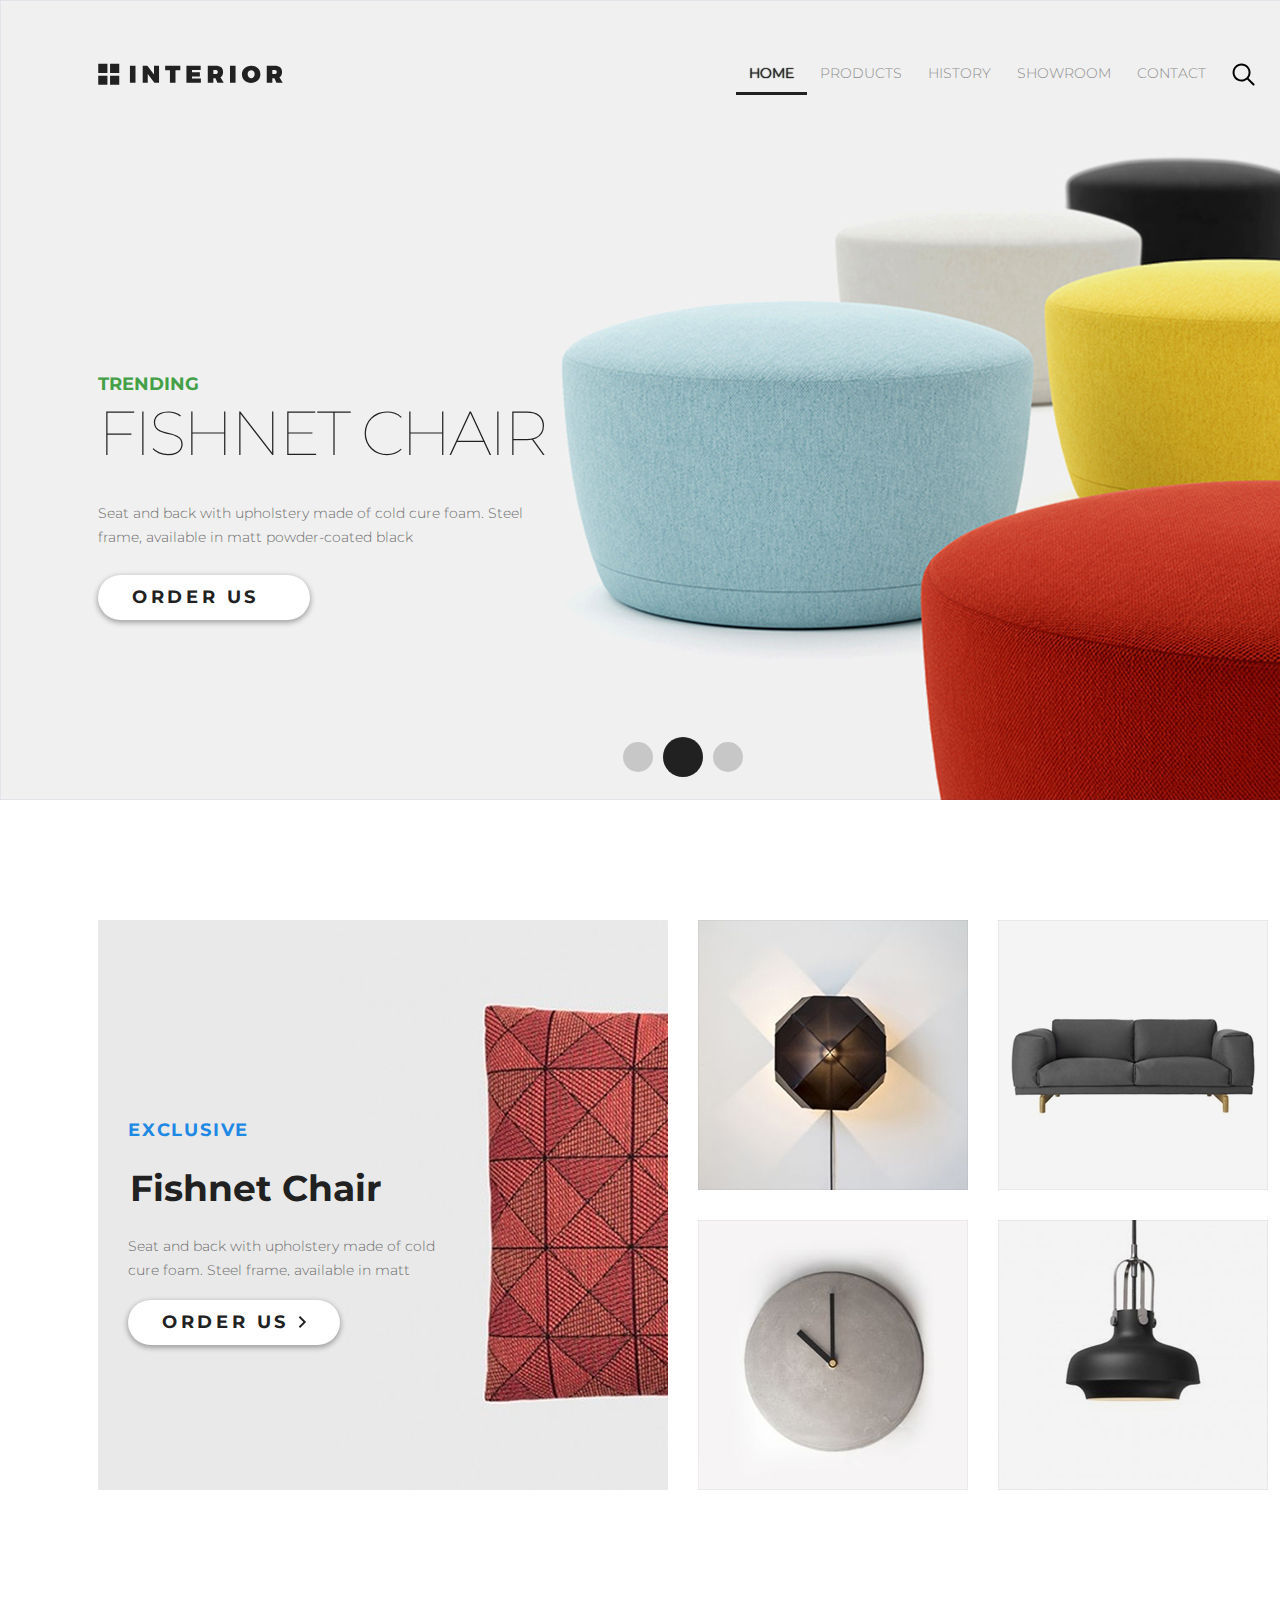
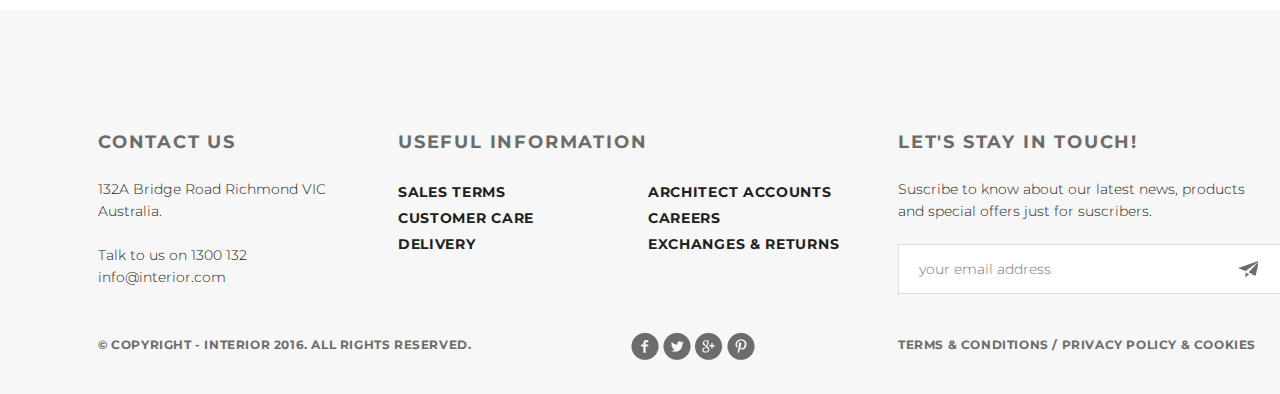
<file: index.html>
<!DOCTYPE html>
<html lang="en">

<head>
    <meta charset="UTF-8">
    <link rel="stylesheet" href="style.css">
    <link href="https://fonts.googleapis.com/css?family=Montserrat:100,300,400,500,600,700&display=swap" rel="stylesheet">
    <link type="image/x-icon" rel="shortcut icon" href="favicon.ico">
    <title>INTERIOR</title>
</head>

<body>
    <div class="container">
        <div class="slider padding-site">
            <div class="header clearfix">
                <a href="index.html"><img src="img/logo.svg" alt="logo"></a>
                <ul class="menu clearfix">
                    <li class="menu-list"><a href="index.html" class="menu-link menu-link-active">HOME</a></li>
                    <li class="menu-list"><a href="products.html" class="menu-link">PRODUCTS</a></li>
                    <li class="menu-list"><a href="history.html" class="menu-link">HISTORY</a></li>
                    <li class="menu-list"><a href="showroom.html" class="menu-link">SHOWROOM</a></li>
                    <li class="menu-list"><a href="contact.html" class="menu-link">CONTACT</a></li>
                    <li class="menu-list"><a href="#" class="menu-link"><img src="img/search.svg" alt="search"></a></li>
                </ul>
            </div>
            <div class="slider-text">
                <p class="slider-trending">TRENDING</p>
                <h2 class="slider-h2">Fishnet Chair</h2>
                <p class="slider-content">Seat and back with upholstery made of cold cure foam. Steel frame, available in matt powder-coated black</p>
                <a href="#" class="button">Order Us <img src="img/arrow.png" alt="arrow" class="arrow"></a>
            </div>
            <div class="pagination">
                <a href="#" class="circle"></a><a href="#" class="circle circle-acive"></a><a href="#" class="circle"></a>
            </div>
        </div>

        <div class="exclusive-product padding-site">
            <a href="#" class="product-lg-href">
                <div class="product-lg">
                    <div class="promo-content-3">
                        <p class="promo-product-exclusive">exclusive</p>
                        <h2 class="promo-product-h2">Fishnet Chair</h2>
                        <p class="promo-product-content">Seat and back with upholstery made of cold cure foam. Steel frame, available in matt
                            powder-coated black
                            or highly polished chrome.</p>
                        <div class="promo-product-button button">Order Us <img src="img/arrow.png" alt="arrow"></div>
                    </div>
                </div>
            </a>
            <div class="product-sm">
                <a href="#" class="product-sm-href"><img src="img/product-2-sm.jpg" alt=""></a>
            </div>
            <div class="product-sm last-in-row">
                <a href="#" class="product-sm-href last-in-row"><img src="img/product-3-sm.jpg" alt=""></a>
            </div>
            <div class="product-sm">
                <a href="#" class="product-sm-href"><img src="img/product-4-sm.jpg" alt=""></a>
            </div>
            <div class="product-sm last-in-row">
                <a href="#" class="product-sm-href last-in-row"><img src="img/product-5-sm.jpg" alt=""></a>
            </div>
        </div>

        <div class="footer-back padding-site">
            <div class="footer-info clearfix">
                <div class="col1">
                    <h2 class="footer-h2">Contact Us</h2>
                    <p class="p-light">
                        132A Bridge Road Richmond VIC<br> Australia.<br><br>
                        Talk to us on 1300 132 <br>
                        info@interior.com
                    </p>
                </div>
                <div class="col2">
                    <h2 class="footer-h2">Useful Information</h2>
                    <p class="p-bold-tab">
                        Sales terms<br>
                        Customer care<br>
                        Delivery
                    </p>
                    <p class="p-bold-tab">
                        Architect accounts<br>
                        Careers<br>
                        Exchanges &amp; returns
                    </p>
                </div>
                <div class="col3">
                    <h2 class="footer-h2">Let&#39;s Stay in Touch!</h2>
                    <p class="p-light">
                        Suscribe to know about our latest news, products and special offers just for suscribers.<br><br>
                    </p>
                    <input type="text" placeholder="your email address">
                    <input type="submit">
                </div>
            </div>
            <div class="copy-social-links-terms">
                <div class="copy">&copy; Copyright - INTERIOR 2016. All Rights Reserved.</div>
                <div class="terms">
                    Terms &amp; Conditions / Privacy policy &amp; Cookies
                </div>
                <div class="social-links">
                    <a href="#"><img src="img/facebook.png" alt=""></a>
                    <a href="#"><img src="img/twitter.png" alt=""></a>
                    <a href="#"><img src="img/google.png" alt=""></a>
                    <a href="#"><img src="img/pin.png" alt=""></a>
                </div>
            </div>
        </div>
    </div>
</body>

</html>
</file>
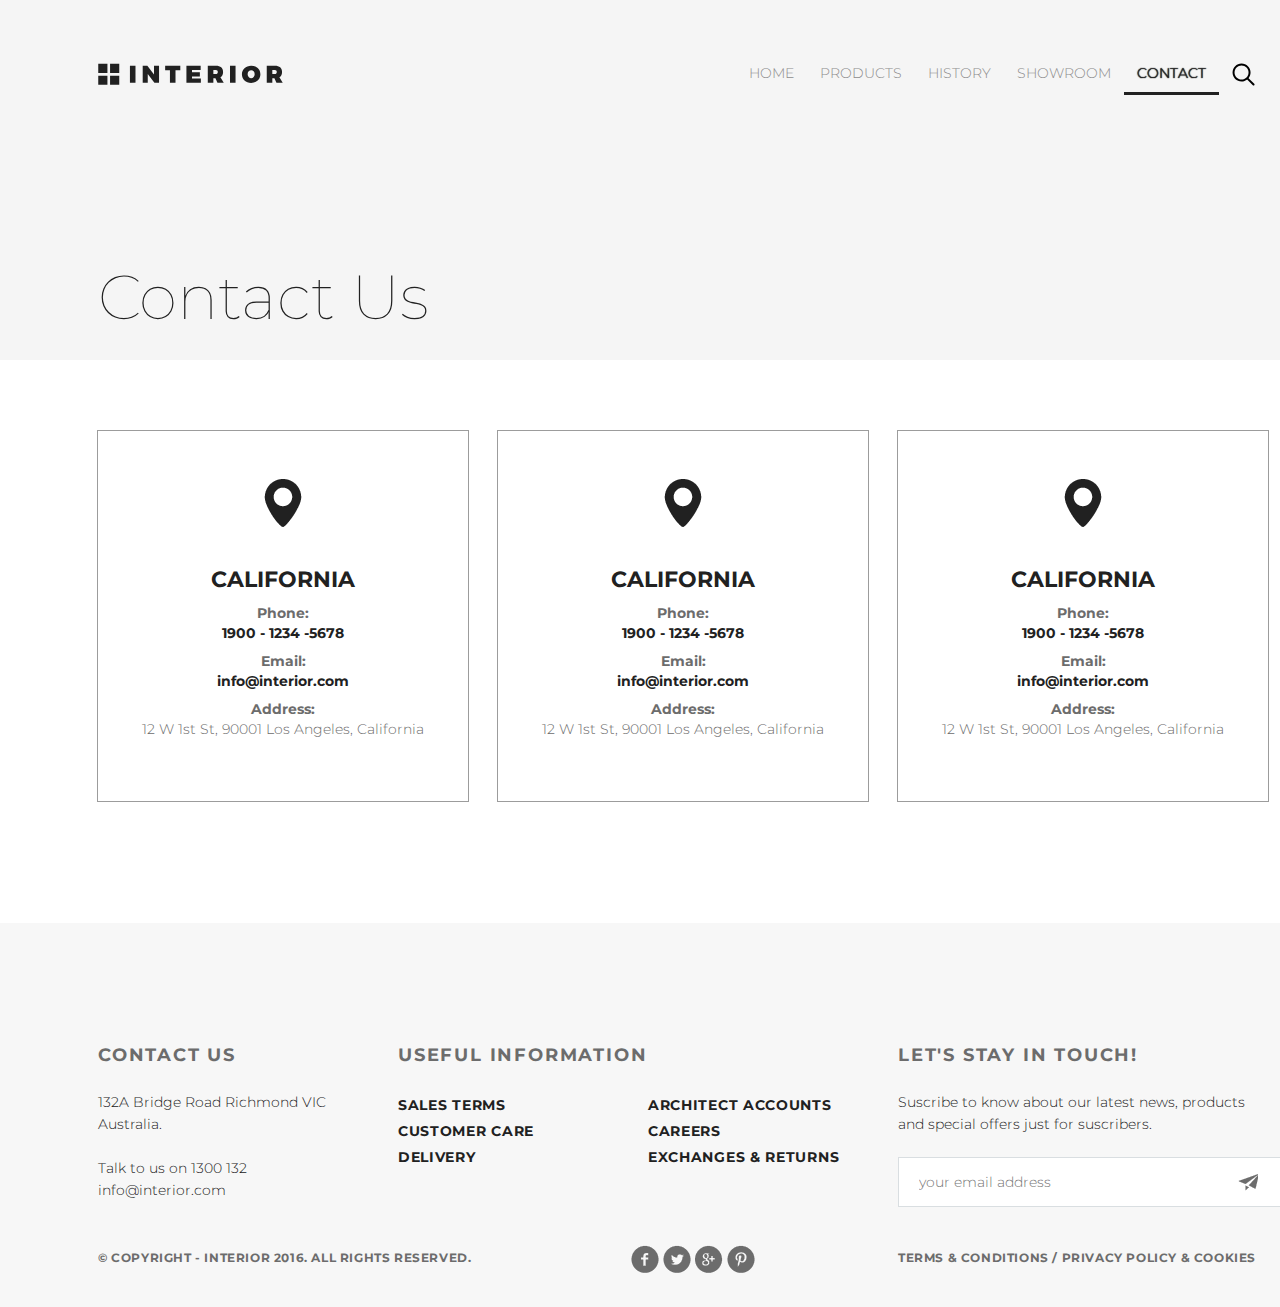
<file: contact.html>
<!DOCTYPE html>
<html lang="en">

<head>
    <meta charset="UTF-8">
    <link rel="stylesheet" href="style.css">
    <link href="https://fonts.googleapis.com/css?family=Montserrat:100,300,400,500,600,700&display=swap" rel="stylesheet">
    <link type="image/x-icon" rel="shortcut icon" href="favicon.ico">
    <title>INTERIOR</title>
</head>

<body>
    <div class="container">
        <div class="without-slider padding-site">
            <div class="header clearfix">
                <a href="index.html"><img src="img/logo.svg" alt="logo"></a>
                <ul class="menu clearfix">
                    <li class="menu-list"><a href="index.html" class="menu-link">HOME</a></li>
                    <li class="menu-list"><a href="products.html" class="menu-link">PRODUCTS</a></li>
                    <li class="menu-list"><a href="history.html" class="menu-link">HISTORY</a></li>
                    <li class="menu-list"><a href="showroom.html" class="menu-link">SHOWROOM</a></li>
                    <li class="menu-list"><a href="contact.html" class="menu-link menu-link-active">CONTACT</a></li>
                    <li class="menu-list"><a href="#" class="menu-link"><img src="img/search.svg" alt="search"></a></li>
                </ul>
            </div>
            <div class="header-text">Contact Us</div>
        </div>

        <div class="location padding-site clearfix">
            <div class="location-1">
                <img src="img/location.png" alt="">
                <h3>California</h3>
                <p class="location-p-head">Phone:</p>
                <p class="location-p-info">1900 - 1234 -5678</p>
                <p class="location-p-head">Email:</p>
                <p class="location-p-info">info@interior.com</p>
                <p class="location-p-head">Address:</p>
                <p class="location-p-light">12 W 1st St, 90001 Los Angeles, California</p>
            </div>
            <div class="location-2">
                <img src="img/location.png" alt="">
                <h3>California</h3>
                <p class="location-p-head">Phone:</p>
                <p class="location-p-info">1900 - 1234 -5678</p>
                <p class="location-p-head">Email:</p>
                <p class="location-p-info">info@interior.com</p>
                <p class="location-p-head">Address:</p>
                <p class="location-p-light">12 W 1st St, 90001 Los Angeles, California</p>
            </div>
            <div class="location-3">
                <img src="img/location.png" alt="">
                <h3>California</h3>
                <p class="location-p-head">Phone:</p>
                <p class="location-p-info">1900 - 1234 -5678</p>
                <p class="location-p-head">Email:</p>
                <p class="location-p-info">info@interior.com</p>
                <p class="location-p-head">Address:</p>
                <p class="location-p-light">12 W 1st St, 90001 Los Angeles, California</p>
            </div>
        </div>

        <div class="footer-back padding-site">
            <div class="footer-info clearfix">
                <div class="col1">
                    <h2 class="footer-h2">Contact Us</h2>
                    <p class="p-light">
                        132A Bridge Road Richmond VIC<br> Australia.<br><br>
                        Talk to us on 1300 132 <br>
                        info@interior.com
                    </p>
                </div>
                <div class="col2">
                    <h2 class="footer-h2">Useful Information</h2>
                    <p class="p-bold-tab">
                        Sales terms<br>
                        Customer care<br>
                        Delivery
                    </p>
                    <p class="p-bold-tab">
                        Architect accounts<br>
                        Careers<br>
                        Exchanges &amp; returns
                    </p>
                </div>
                <div class="col3">
                    <h2 class="footer-h2">Let&#39;s Stay in Touch!</h2>
                    <p class="p-light">
                        Suscribe to know about our latest news, products and special offers just for suscribers.<br><br>
                    </p>
                    <input type="text" placeholder="your email address">
                    <input type="submit">
                </div>
            </div>
            <div class="copy-social-links-terms">
                <div class="copy">&copy; Copyright - INTERIOR 2016. All Rights Reserved.</div>
                <div class="terms">
                    Terms &amp; Conditions / Privacy policy &amp; Cookies
                </div>
                <div class="social-links">
                    <a href="#"><img src="img/facebook.png" alt=""></a>
                    <a href="#"><img src="img/twitter.png" alt=""></a>
                    <a href="#"><img src="img/google.png" alt=""></a>
                    <a href="#"><img src="img/pin.png" alt=""></a>
                </div>
            </div>
        </div>
    </div>
</body>

</html>
</file>
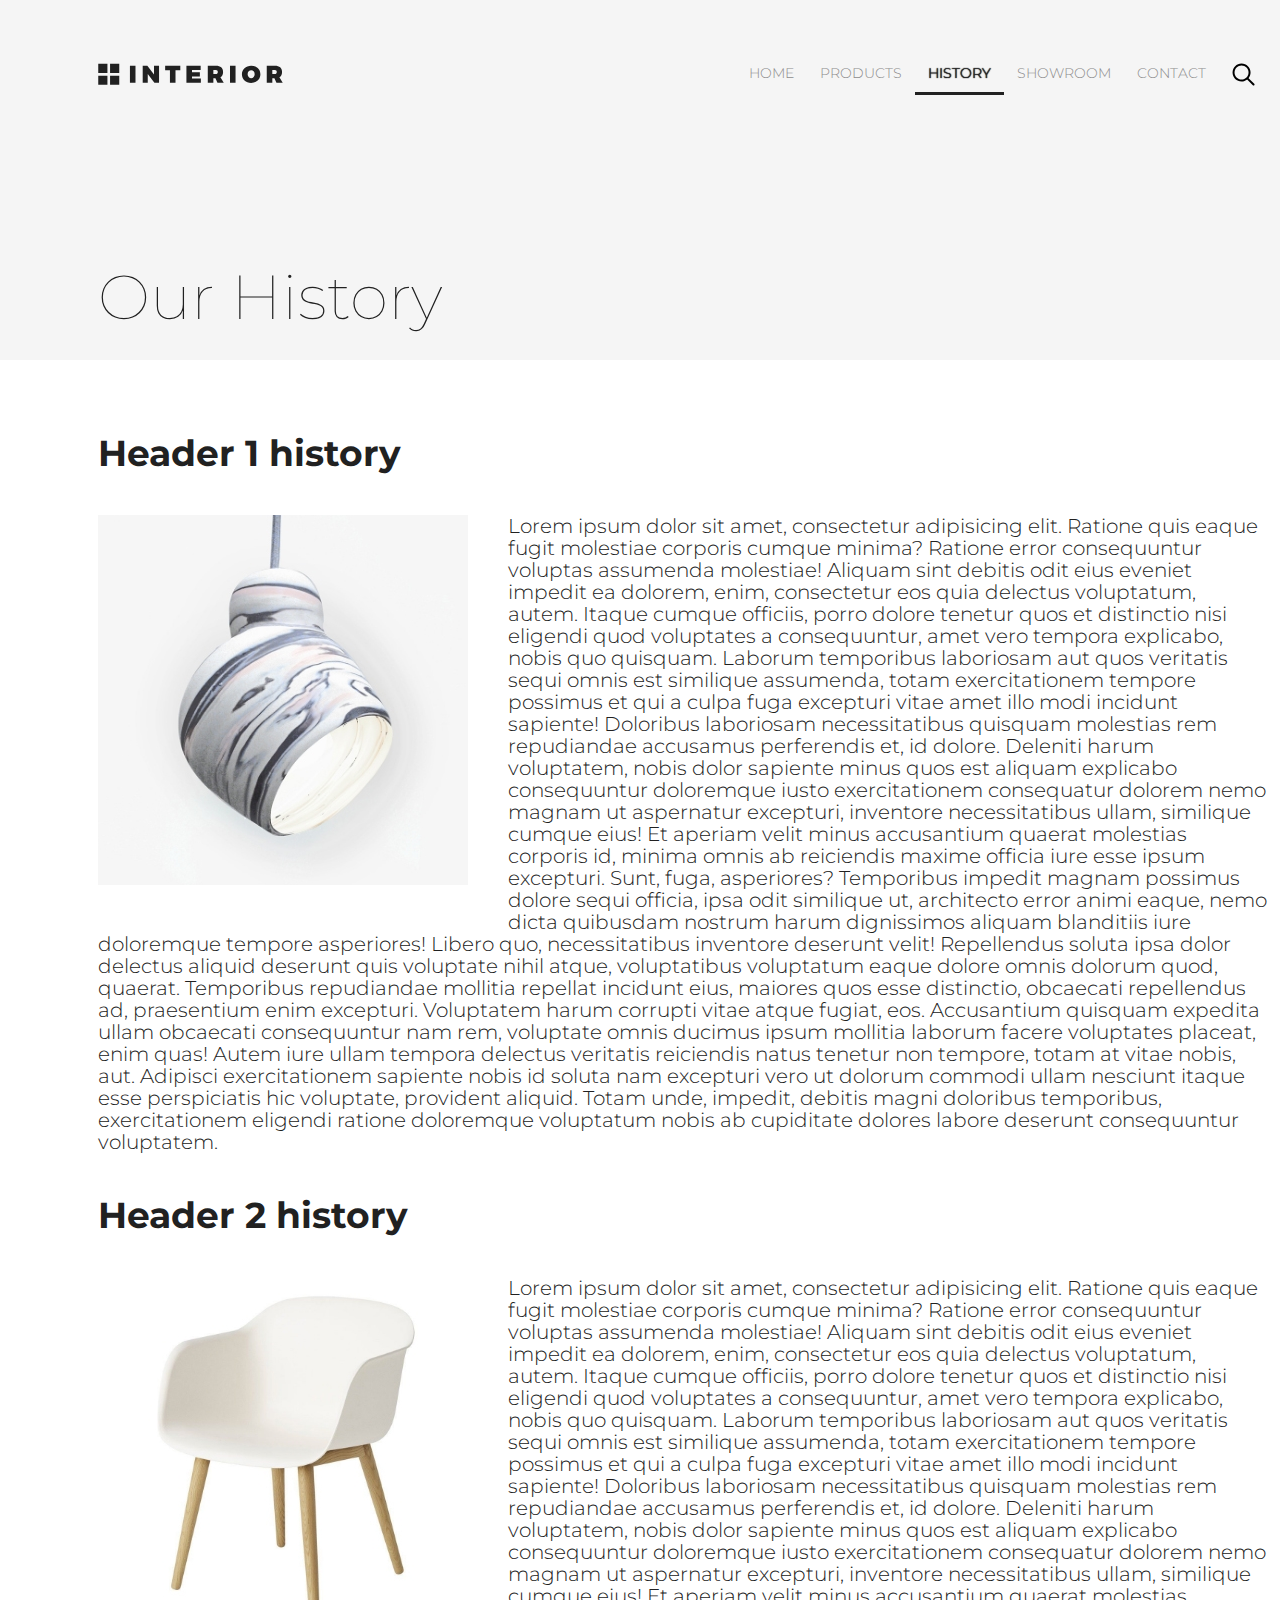
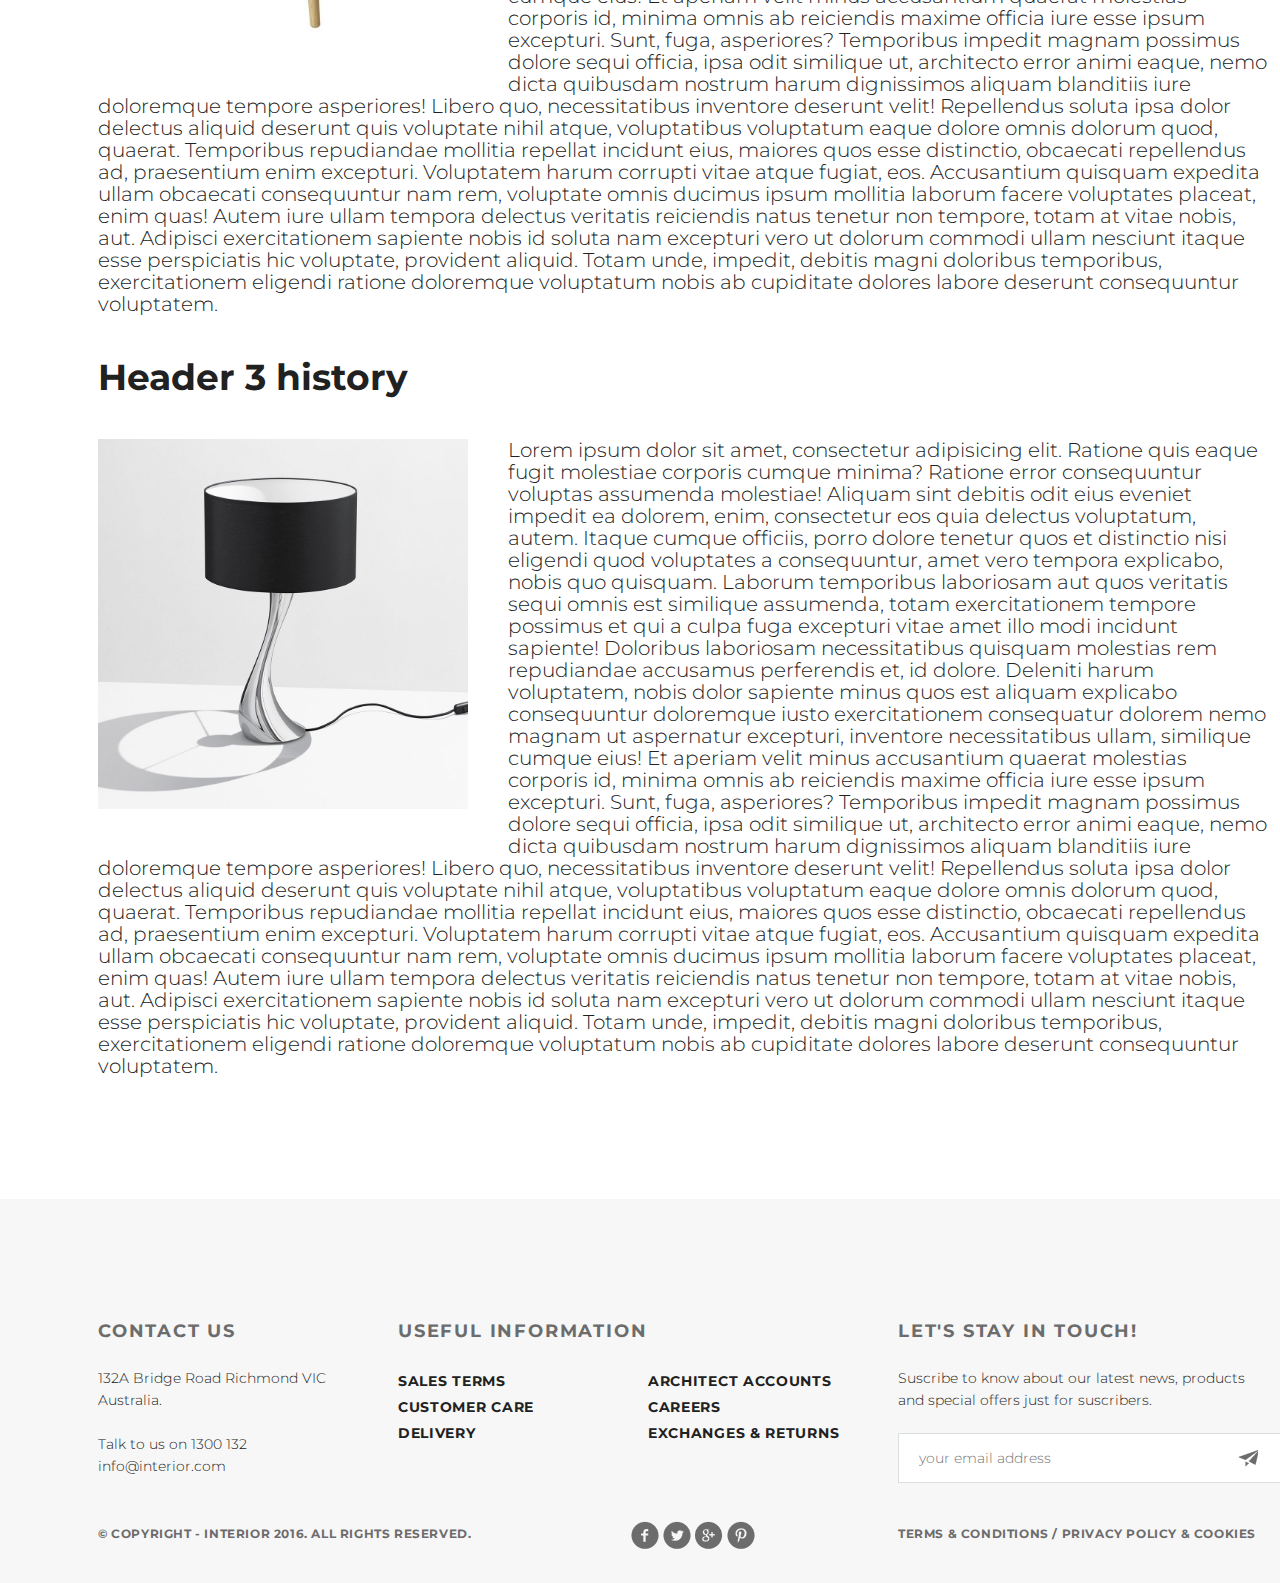
<file: history.html>
<!DOCTYPE html>
<html lang="zxx">

<head>
    <meta charset="UTF-8">
    <link rel="stylesheet" href="style.css">
    <link href="https://fonts.googleapis.com/css?family=Montserrat:100,300,400,500,600,700&display=swap" rel="stylesheet">
    <link type="image/x-icon" rel="shortcut icon" href="favicon.ico">
    <title>INTERIOR</title>
</head>

<body>
    <div class="container">
        <div class="without-slider padding-site">
            <div class="header clearfix">
                <a href="index.html"><img src="img/logo.svg" alt="logo"></a>
                <ul class="menu clearfix">
                    <li class="menu-list"><a href="index.html" class="menu-link">HOME</a></li>
                    <li class="menu-list"><a href="products.html" class="menu-link">PRODUCTS</a></li>
                    <li class="menu-list"><a href="history.html" class="menu-link menu-link-active">HISTORY</a></li>
                    <li class="menu-list"><a href="showroom.html" class="menu-link">SHOWROOM</a></li>
                    <li class="menu-list"><a href="contact.html" class="menu-link">CONTACT</a></li>
                    <li class="menu-list"><a href="#" class="menu-link"><img src="img/search.svg" alt="search"></a></li>
                </ul>
            </div>
            <div class="header-text">Our History</div>
        </div>
        
        <div class="history padding-site">
            <h2>Header 1 history</h2>
            <img src="img/product-11.jpg" alt="">
            <p>Lorem ipsum dolor sit amet, consectetur adipisicing elit. Ratione quis eaque fugit molestiae corporis cumque minima? Ratione error consequuntur voluptas assumenda molestiae! Aliquam sint debitis odit eius eveniet impedit ea dolorem, enim, consectetur eos quia delectus voluptatum, autem. Itaque cumque officiis, porro dolore tenetur quos et distinctio nisi eligendi quod voluptates a consequuntur, amet vero tempora explicabo, nobis quo quisquam. Laborum temporibus laboriosam aut quos veritatis sequi omnis est similique assumenda, totam exercitationem tempore possimus et qui a culpa fuga excepturi vitae amet illo modi incidunt sapiente! Doloribus laboriosam necessitatibus quisquam molestias rem repudiandae accusamus perferendis et, id dolore. Deleniti harum voluptatem, nobis dolor sapiente minus quos est aliquam explicabo consequuntur doloremque iusto exercitationem consequatur dolorem nemo magnam ut aspernatur excepturi, inventore necessitatibus ullam, similique cumque eius! Et aperiam velit minus accusantium quaerat molestias corporis id, minima omnis ab reiciendis maxime officia iure esse ipsum excepturi. Sunt, fuga, asperiores? Temporibus impedit magnam possimus dolore sequi officia, ipsa odit similique ut, architecto error animi eaque, nemo dicta quibusdam nostrum harum dignissimos aliquam blanditiis iure doloremque tempore asperiores! Libero quo, necessitatibus inventore deserunt velit! Repellendus soluta ipsa dolor delectus aliquid deserunt quis voluptate nihil atque, voluptatibus voluptatum eaque dolore omnis dolorum quod, quaerat. Temporibus repudiandae mollitia repellat incidunt eius, maiores quos esse distinctio, obcaecati repellendus ad, praesentium enim excepturi. Voluptatem harum corrupti vitae atque fugiat, eos. Accusantium quisquam expedita ullam obcaecati consequuntur nam rem, voluptate omnis ducimus ipsum mollitia laborum facere voluptates placeat, enim quas! Autem iure ullam tempora delectus veritatis reiciendis natus tenetur non tempore, totam at vitae nobis, aut. Adipisci exercitationem sapiente nobis id soluta nam excepturi vero ut dolorum commodi ullam nesciunt itaque esse perspiciatis hic voluptate, provident aliquid. Totam unde, impedit, debitis magni doloribus temporibus, exercitationem eligendi ratione doloremque voluptatum nobis ab cupiditate dolores labore deserunt consequuntur voluptatem.</p>
            
            
            <h2>Header 2 history</h2>
            <img src="img/product-21.jpg" alt="">
            <p>Lorem ipsum dolor sit amet, consectetur adipisicing elit. Ratione quis eaque fugit molestiae corporis cumque minima? Ratione error consequuntur voluptas assumenda molestiae! Aliquam sint debitis odit eius eveniet impedit ea dolorem, enim, consectetur eos quia delectus voluptatum, autem. Itaque cumque officiis, porro dolore tenetur quos et distinctio nisi eligendi quod voluptates a consequuntur, amet vero tempora explicabo, nobis quo quisquam. Laborum temporibus laboriosam aut quos veritatis sequi omnis est similique assumenda, totam exercitationem tempore possimus et qui a culpa fuga excepturi vitae amet illo modi incidunt sapiente! Doloribus laboriosam necessitatibus quisquam molestias rem repudiandae accusamus perferendis et, id dolore. Deleniti harum voluptatem, nobis dolor sapiente minus quos est aliquam explicabo consequuntur doloremque iusto exercitationem consequatur dolorem nemo magnam ut aspernatur excepturi, inventore necessitatibus ullam, similique cumque eius! Et aperiam velit minus accusantium quaerat molestias corporis id, minima omnis ab reiciendis maxime officia iure esse ipsum excepturi. Sunt, fuga, asperiores? Temporibus impedit magnam possimus dolore sequi officia, ipsa odit similique ut, architecto error animi eaque, nemo dicta quibusdam nostrum harum dignissimos aliquam blanditiis iure doloremque tempore asperiores! Libero quo, necessitatibus inventore deserunt velit! Repellendus soluta ipsa dolor delectus aliquid deserunt quis voluptate nihil atque, voluptatibus voluptatum eaque dolore omnis dolorum quod, quaerat. Temporibus repudiandae mollitia repellat incidunt eius, maiores quos esse distinctio, obcaecati repellendus ad, praesentium enim excepturi. Voluptatem harum corrupti vitae atque fugiat, eos. Accusantium quisquam expedita ullam obcaecati consequuntur nam rem, voluptate omnis ducimus ipsum mollitia laborum facere voluptates placeat, enim quas! Autem iure ullam tempora delectus veritatis reiciendis natus tenetur non tempore, totam at vitae nobis, aut. Adipisci exercitationem sapiente nobis id soluta nam excepturi vero ut dolorum commodi ullam nesciunt itaque esse perspiciatis hic voluptate, provident aliquid. Totam unde, impedit, debitis magni doloribus temporibus, exercitationem eligendi ratione doloremque voluptatum nobis ab cupiditate dolores labore deserunt consequuntur voluptatem.</p>
            
            
            <h2>Header 3 history</h2>
            <img src="img/product-31.jpg" alt="">
            <p>Lorem ipsum dolor sit amet, consectetur adipisicing elit. Ratione quis eaque fugit molestiae corporis cumque minima? Ratione error consequuntur voluptas assumenda molestiae! Aliquam sint debitis odit eius eveniet impedit ea dolorem, enim, consectetur eos quia delectus voluptatum, autem. Itaque cumque officiis, porro dolore tenetur quos et distinctio nisi eligendi quod voluptates a consequuntur, amet vero tempora explicabo, nobis quo quisquam. Laborum temporibus laboriosam aut quos veritatis sequi omnis est similique assumenda, totam exercitationem tempore possimus et qui a culpa fuga excepturi vitae amet illo modi incidunt sapiente! Doloribus laboriosam necessitatibus quisquam molestias rem repudiandae accusamus perferendis et, id dolore. Deleniti harum voluptatem, nobis dolor sapiente minus quos est aliquam explicabo consequuntur doloremque iusto exercitationem consequatur dolorem nemo magnam ut aspernatur excepturi, inventore necessitatibus ullam, similique cumque eius! Et aperiam velit minus accusantium quaerat molestias corporis id, minima omnis ab reiciendis maxime officia iure esse ipsum excepturi. Sunt, fuga, asperiores? Temporibus impedit magnam possimus dolore sequi officia, ipsa odit similique ut, architecto error animi eaque, nemo dicta quibusdam nostrum harum dignissimos aliquam blanditiis iure doloremque tempore asperiores! Libero quo, necessitatibus inventore deserunt velit! Repellendus soluta ipsa dolor delectus aliquid deserunt quis voluptate nihil atque, voluptatibus voluptatum eaque dolore omnis dolorum quod, quaerat. Temporibus repudiandae mollitia repellat incidunt eius, maiores quos esse distinctio, obcaecati repellendus ad, praesentium enim excepturi. Voluptatem harum corrupti vitae atque fugiat, eos. Accusantium quisquam expedita ullam obcaecati consequuntur nam rem, voluptate omnis ducimus ipsum mollitia laborum facere voluptates placeat, enim quas! Autem iure ullam tempora delectus veritatis reiciendis natus tenetur non tempore, totam at vitae nobis, aut. Adipisci exercitationem sapiente nobis id soluta nam excepturi vero ut dolorum commodi ullam nesciunt itaque esse perspiciatis hic voluptate, provident aliquid. Totam unde, impedit, debitis magni doloribus temporibus, exercitationem eligendi ratione doloremque voluptatum nobis ab cupiditate dolores labore deserunt consequuntur voluptatem.</p>
        </div>

        <div class="footer-back padding-site">
            <div class="footer-info clearfix">
                <div class="col1">
                    <h2 class="footer-h2">Contact Us</h2>
                    <p class="p-light">
                        132A Bridge Road Richmond VIC<br> Australia.<br><br>
                        Talk to us on 1300 132 <br>
                        info@interior.com
                    </p>
                </div>
                <div class="col2">
                    <h2 class="footer-h2">Useful Information</h2>
                    <p class="p-bold-tab">
                        Sales terms<br>
                        Customer care<br>
                        Delivery
                    </p>
                    <p class="p-bold-tab">
                        Architect accounts<br>
                        Careers<br>
                        Exchanges &amp; returns
                    </p>
                </div>
                <div class="col3">
                    <h2 class="footer-h2">Let&#39;s Stay in Touch!</h2>
                    <p class="p-light">
                        Suscribe to know about our latest news, products and special offers just for suscribers.<br><br>
                    </p>
                    <input type="text" placeholder="your email address">
                    <input type="submit">
                </div>
            </div>
            <div class="copy-social-links-terms">
                <div class="copy">&copy; Copyright - INTERIOR 2016. All Rights Reserved.</div>
                <div class="terms">
                    Terms &amp; Conditions / Privacy policy &amp; Cookies
                </div>
                <div class="social-links">
                    <a href="#"><img src="img/facebook.png" alt=""></a>
                    <a href="#"><img src="img/twitter.png" alt=""></a>
                    <a href="#"><img src="img/google.png" alt=""></a>
                    <a href="#"><img src="img/pin.png" alt=""></a>
                </div>
            </div>
        </div>
    </div>
</body></html>
</file>
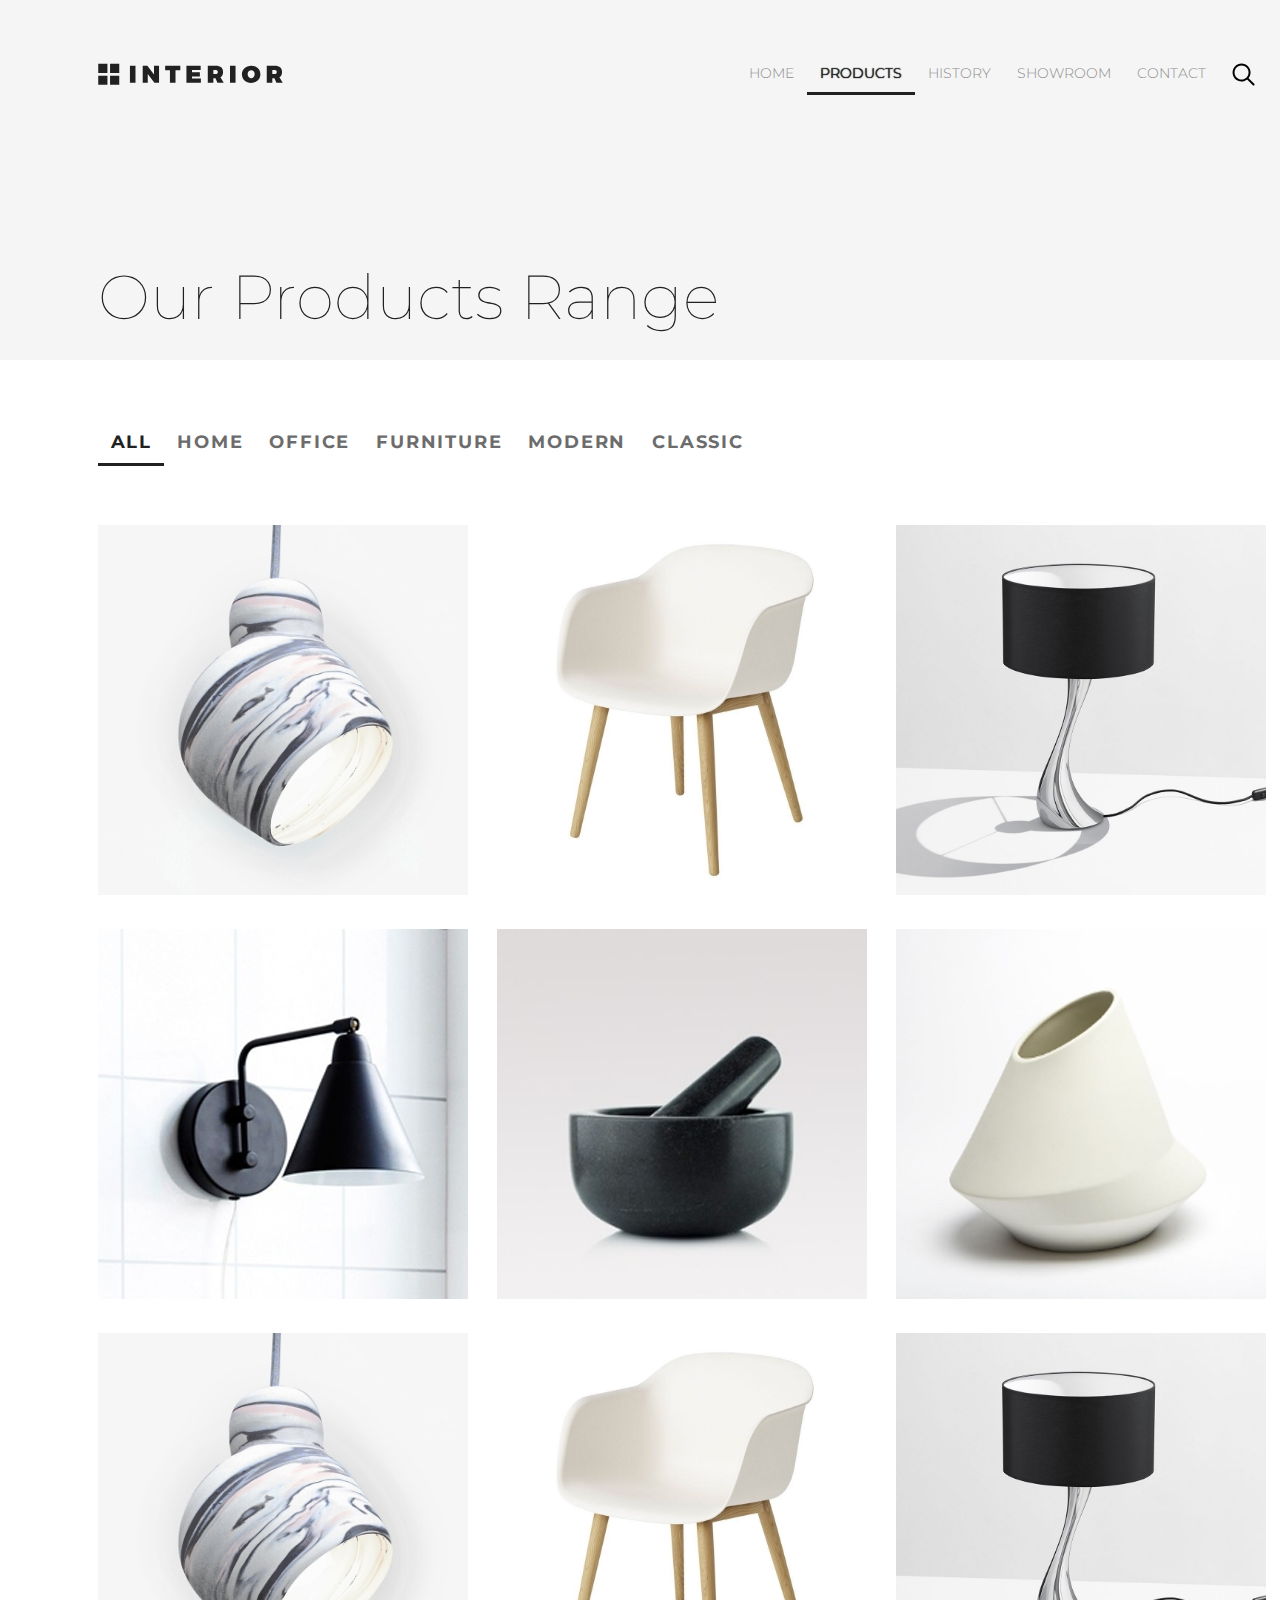
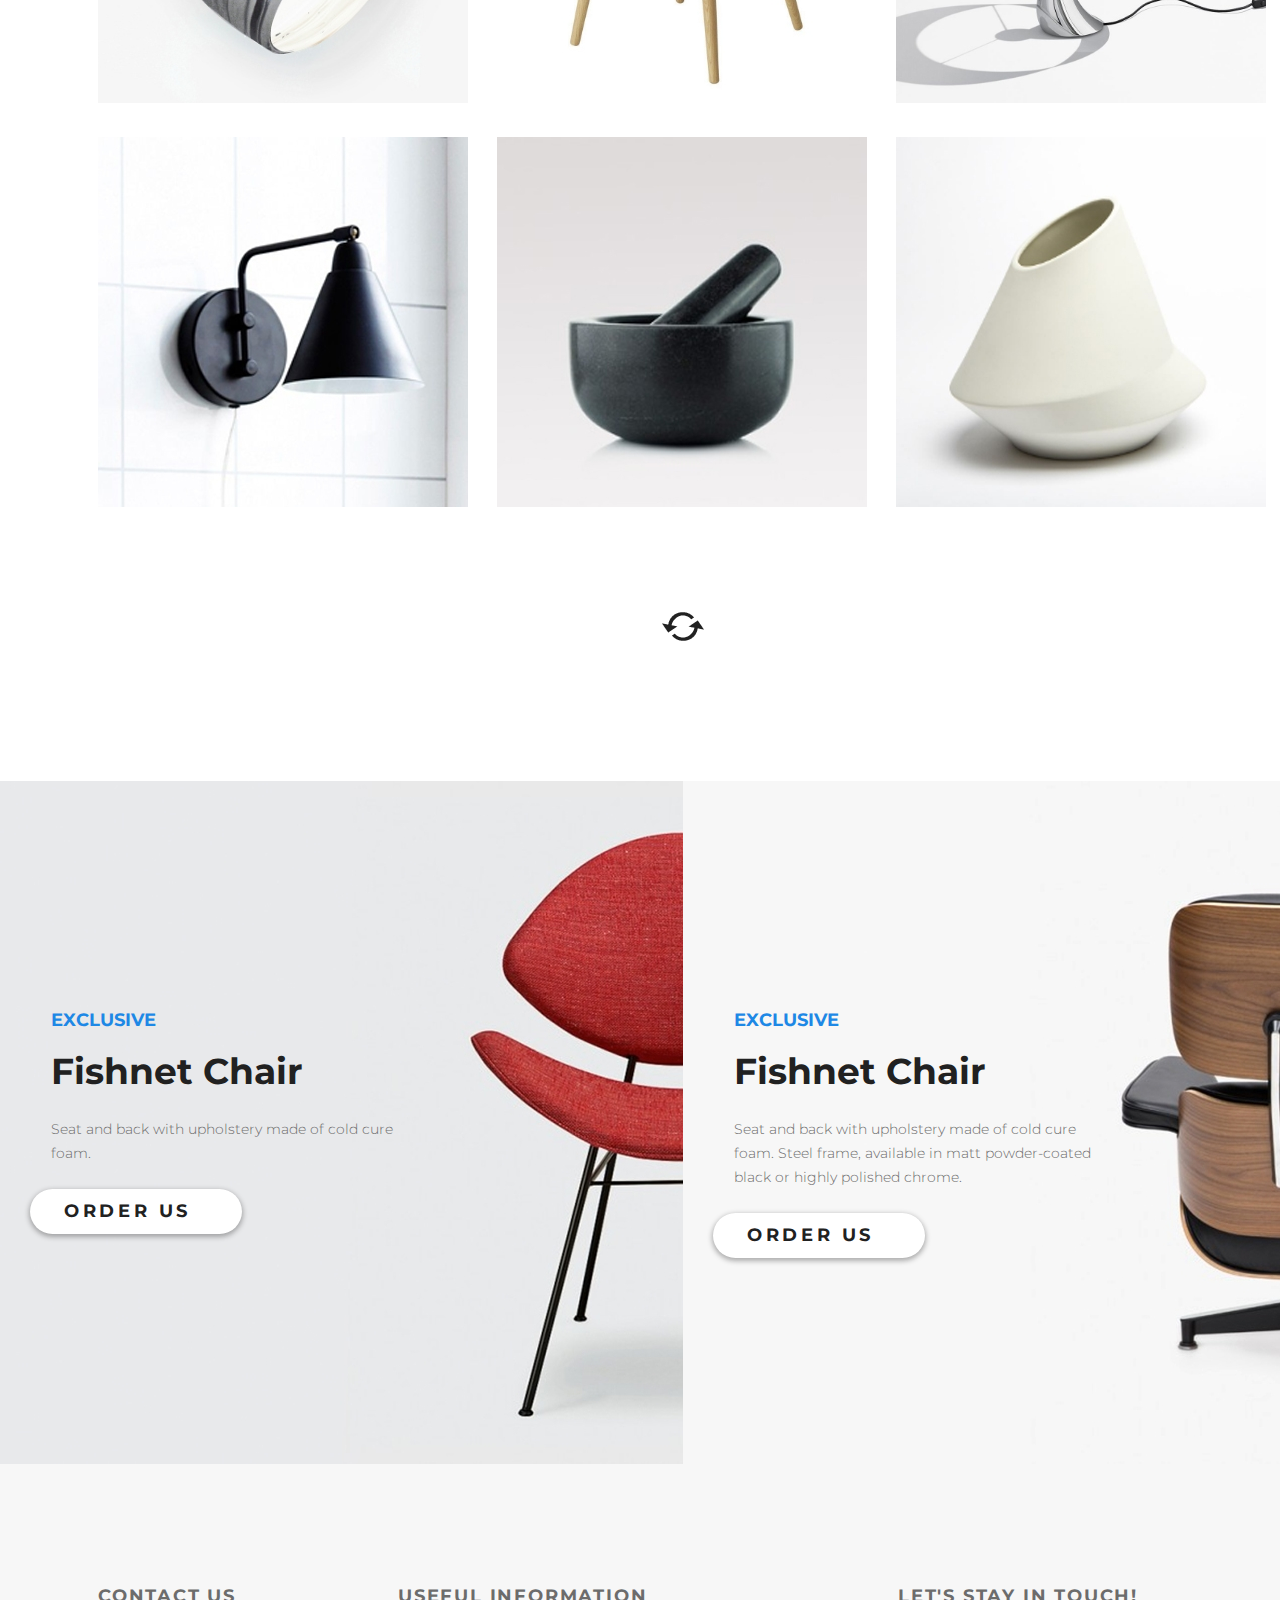
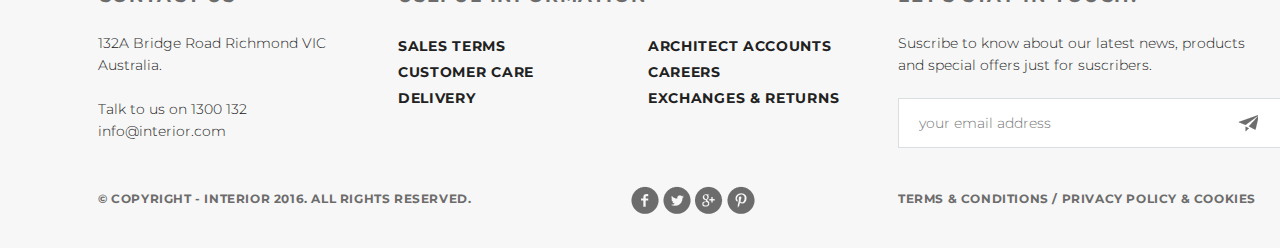
<file: products.html>
<!DOCTYPE html>
<html lang="en">

<head>
    <meta charset="UTF-8">
    <link rel="stylesheet" href="style.css">
    <link href="https://fonts.googleapis.com/css?family=Montserrat:100,300,400,500,600,700&display=swap" rel="stylesheet">
    <link type="image/x-icon" rel="shortcut icon" href="favicon.ico">
    <title>INTERIOR</title>
</head>

<body>
    <div class="container">
        <div class="without-slider padding-site">
            <div class="header clearfix">
                <a href="index.html"><img src="img/logo.svg" alt="logo"></a>
                <ul class="menu clearfix">
                    <li class="menu-list"><a href="index.html" class="menu-link">HOME</a></li>
                    <li class="menu-list"><a href="products.html" class="menu-link menu-link-active">PRODUCTS</a></li>
                    <li class="menu-list"><a href="history.html" class="menu-link">HISTORY</a></li>
                    <li class="menu-list"><a href="showroom.html" class="menu-link">SHOWROOM</a></li>
                    <li class="menu-list"><a href="contact.html" class="menu-link">CONTACT</a></li>
                    <li class="menu-list"><a href="#" class="menu-link"><img src="img/search.svg" alt="search"></a></li>
                </ul>
            </div>
            <div class="header-text">Our Products Range</div>
        </div>

        <div class="products-range padding-site">
            <div class="products-range-top clearfix">
                <ul class="tab-controll">
                    <li class="tab-controll-list"><a href="#" class="tab-controll-link tab-controll-link-active">All</a></li>
                    <li class="tab-controll-list"><a href="#" class="tab-controll-link">HOME</a></li>
                    <li class="tab-controll-list"><a href="#" class="tab-controll-link">OFFICE</a></li>
                    <li class="tab-controll-list"><a href="#" class="tab-controll-link">FURNITURE</a></li>
                    <li class="tab-controll-list"><a href="#" class="tab-controll-link">MODERN</a></li>
                    <li class="tab-controll-list"><a href="#" class="tab-controll-link">CLASSIC</a></li>
                </ul>
            </div>
            <div class="products-range-tab-content clearfix">
                <a href="#" class="products-range-tab-content-href"><img src="img/product-11.jpg" alt="product-1"></a>
                <a href="#" class="products-range-tab-content-href"><img src="img/product-21.jpg" alt="product-1"></a>
                <a href="#" class="products-range-tab-content-href last-in-row"><img src="img/product-31.jpg" alt="product-1"></a>
                <a href="#" class="products-range-tab-content-href"><img src="img/product-41.jpg" alt="product-1"></a>
                <a href="#" class="products-range-tab-content-href"><img src="img/product-5.jpg" alt="product-1"></a>
                <a href="#" class="products-range-tab-content-href last-in-row"><img src="img/product-6.jpg" alt="product-1"></a>
                <a href="#" class="products-range-tab-content-href"><img src="img/product-11.jpg" alt="product-1"></a>
                <a href="#" class="products-range-tab-content-href"><img src="img/product-21.jpg" alt="product-1"></a>
                <a href="#" class="products-range-tab-content-href last-in-row"><img src="img/product-31.jpg" alt="product-1"></a>
                <a href="#" class="products-range-tab-content-href"><img src="img/product-41.jpg" alt="product-1"></a>
                <a href="#" class="products-range-tab-content-href"><img src="img/product-5.jpg" alt="product-1"></a>
                <a href="#" class="products-range-tab-content-href last-in-row"><img src="img/product-6.jpg" alt="product-1"></a>
            </div>
            <a href="#" class="img-load-href">
                <img src="img/load.png" alt="load" class="img-load">
            </a>
        </div>

        <div class="promo-product">
            <div class="promo-content-1">
                <p class="promo-product-exclusive">exclusive</p>
                <h2 class="promo-product-h2">Fishnet Chair</h2>
                <p class="promo-product-content">Seat and back with upholstery made of cold cure foam.</p>
                <a href="#" class="promo-product-button button">Order Us <img src="img/arrow.png" alt="arrow" class="arrow"></a>
            </div>
            <div class="promo-content-2">
                <p class="promo-product-exclusive">exclusive</p>
                <h2 class="promo-product-h2">Fishnet Chair</h2>
                <p class="promo-product-content">Seat and back with upholstery made of cold cure foam. Steel frame, available in matt powder-coated black or highly polished chrome.</p>
                <a href="#" class="promo-product-button button">Order Us <img src="img/arrow.png" alt="arrow" class="arrow"></a>
            </div>
        </div>

        <div class="footer-back padding-site">
            <div class="footer-info clearfix">
                <div class="col1">
                    <h2 class="footer-h2">Contact Us</h2>
                    <p class="p-light">
                        132A Bridge Road Richmond VIC<br> Australia.<br><br>
                        Talk to us on 1300 132 <br>
                        info@interior.com
                    </p>
                </div>
                <div class="col2">
                    <h2 class="footer-h2">Useful Information</h2>
                    <p class="p-bold-tab">
                        Sales terms<br>
                        Customer care<br>
                        Delivery
                    </p>
                    <p class="p-bold-tab">
                        Architect accounts<br>
                        Careers<br>
                        Exchanges &amp; returns
                    </p>
                </div>
                <div class="col3">
                    <h2 class="footer-h2">Let&#39;s Stay in Touch!</h2>
                    <p class="p-light">
                        Suscribe to know about our latest news, products and special offers just for suscribers.<br><br>
                    </p>
                    <input type="text" placeholder="your email address">
                    <input type="submit">
                </div>
            </div>
            <div class="copy-social-links-terms">
                <div class="copy">&copy; Copyright - INTERIOR 2016. All Rights Reserved.</div>
                <div class="terms">
                    Terms &amp; Conditions / Privacy policy &amp; Cookies
                </div>
                <div class="social-links">
                    <a href="#"><img src="img/facebook.png" alt=""></a>
                    <a href="#"><img src="img/twitter.png" alt=""></a>
                    <a href="#"><img src="img/google.png" alt=""></a>
                    <a href="#"><img src="img/pin.png" alt=""></a>
                </div>
            </div>
        </div>
    </div>
</body></html>
</file>
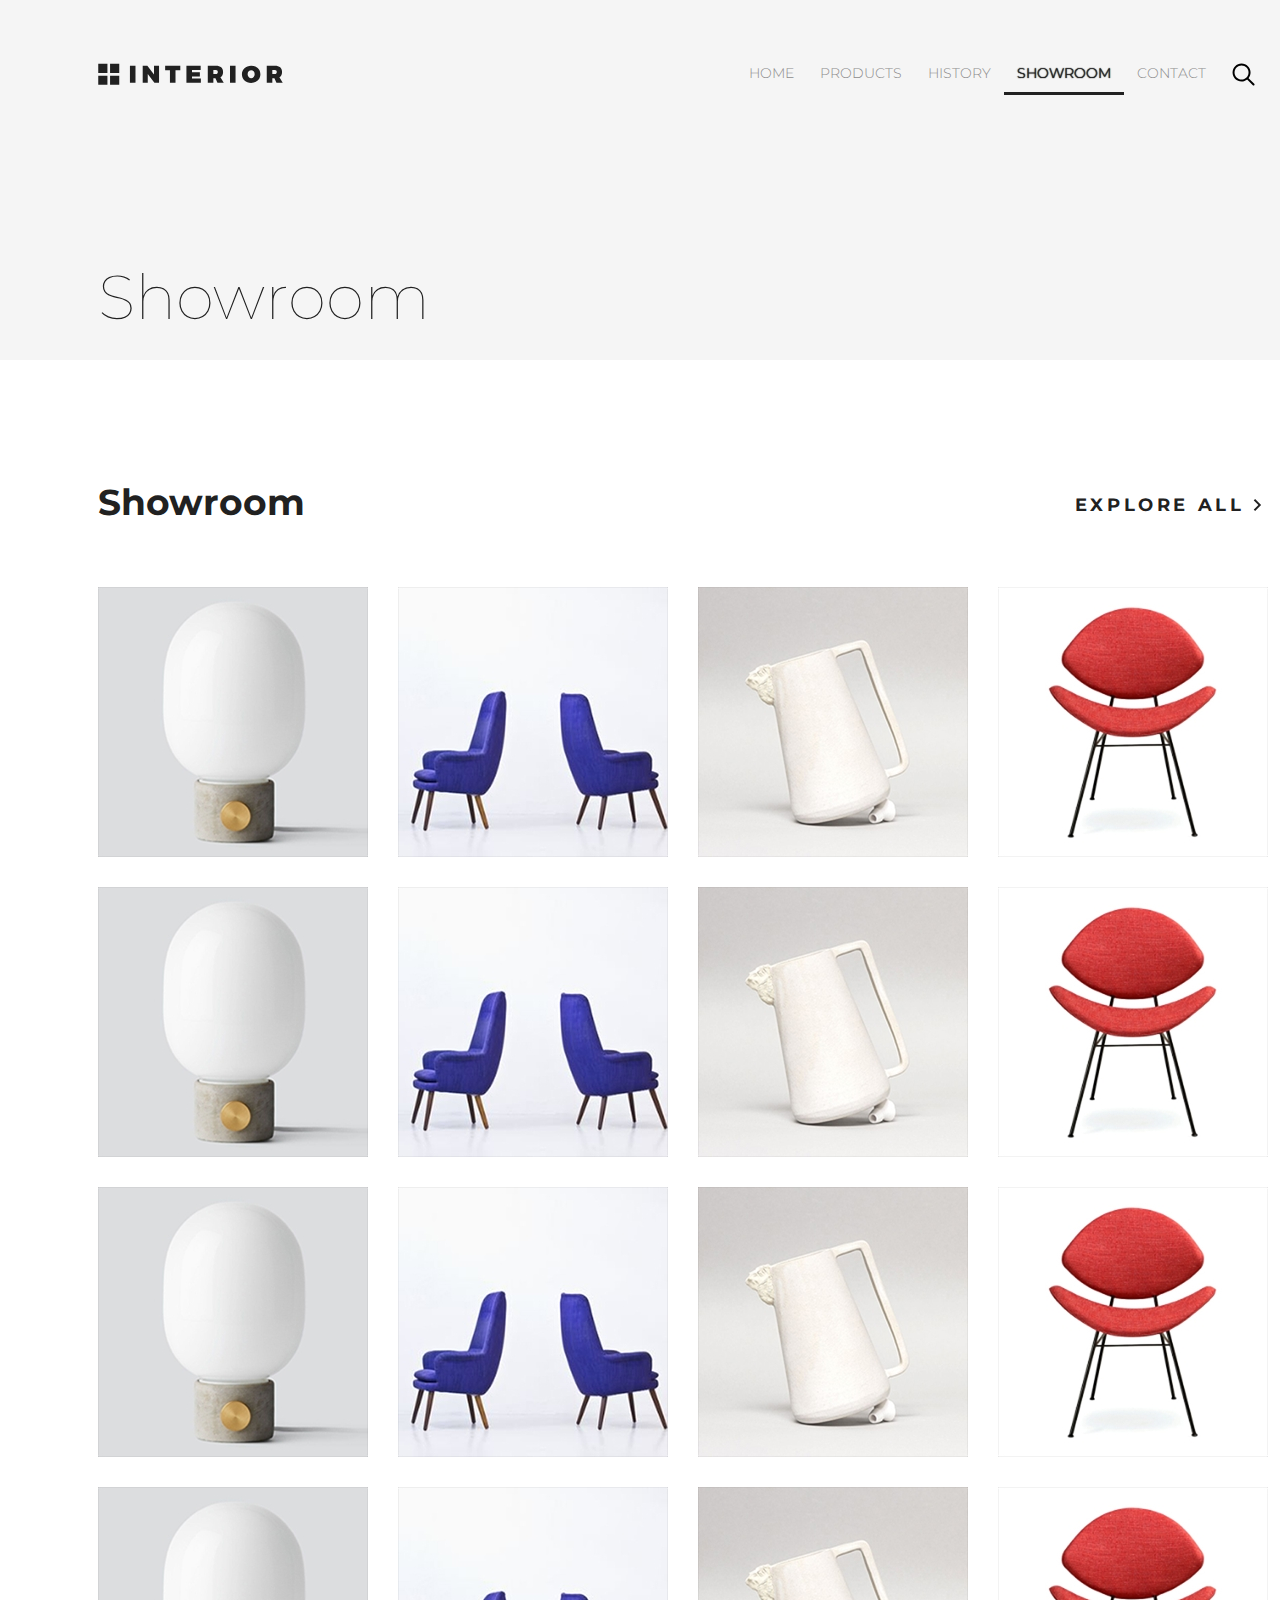
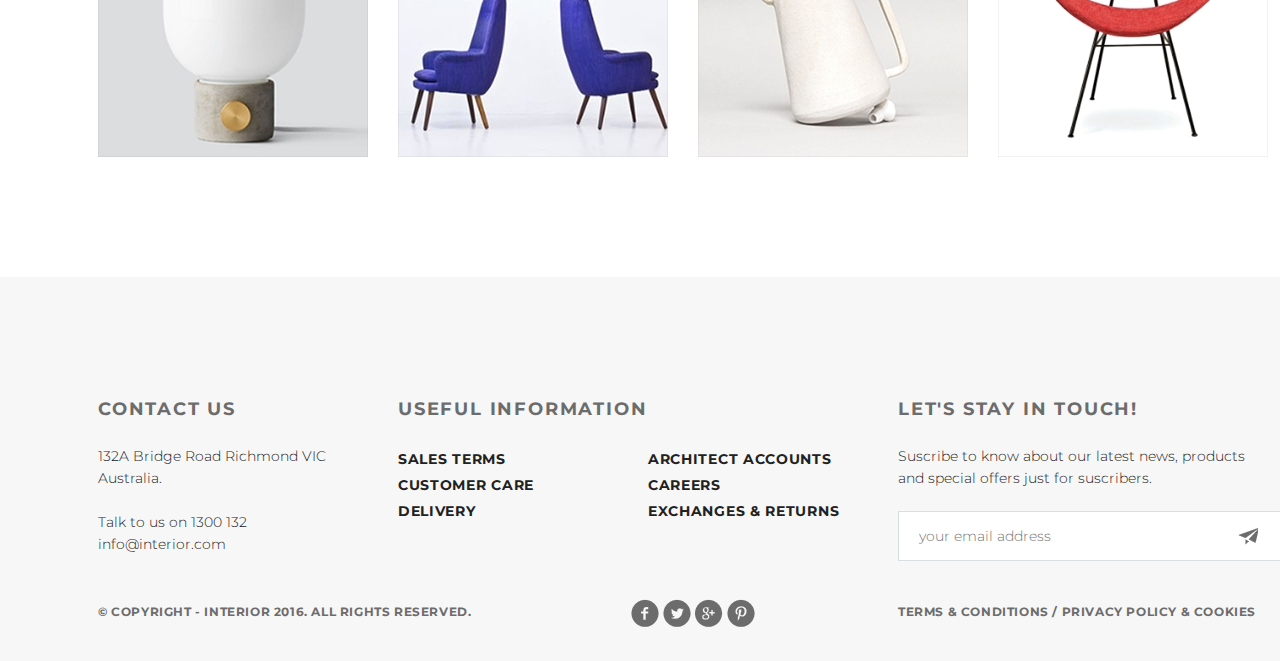
<file: showroom.html>
<!DOCTYPE html>
<html lang="en">

<head>
    <meta charset="UTF-8">
    <link rel="stylesheet" href="style.css">
    <link href="https://fonts.googleapis.com/css?family=Montserrat:100,300,400,500,600,700&display=swap" rel="stylesheet">
    <link type="image/x-icon" rel="shortcut icon" href="favicon.ico">
    <title>INTERIOR</title>
</head>

<body>
    <div class="container">
        <div class="without-slider padding-site">
            <div class="header clearfix">
                <a href="index.html"><img src="img/logo.svg" alt="logo"></a>
                <ul class="menu clearfix">
                    <li class="menu-list"><a href="index.html" class="menu-link">HOME</a></li>
                    <li class="menu-list"><a href="products.html" class="menu-link">PRODUCTS</a></li>
                    <li class="menu-list"><a href="history.html" class="menu-link">HISTORY</a></li>
                    <li class="menu-list"><a href="showroom.html" class="menu-link menu-link-active">SHOWROOM</a></li>
                    <li class="menu-list"><a href="contact.html" class="menu-link">CONTACT</a></li>
                    <li class="menu-list"><a href="#" class="menu-link"><img src="img/search.svg" alt="search"></a></li>
                </ul>
            </div>
            <div class="header-text">Showroom</div>
        </div>

        <div class="featured-product padding-site">
            <div class="featured-product-top clearfix">
                <div class="showroom">Showroom</div>
                <a href="#" class="btn-ghost clearfix">explore all <img src="img/arrow.png" alt="arrow"></a>
            </div>
            <div class="tab-content clearfix">
                <a href="#" class="tab-content-href"><img src="img/product-1.jpg" alt="product-1">
                    <div class="featured-hover">
                        <div class="round-button button">
                            <img src="img/arrow.png" alt="arrow"></div>
                        <h2>Fishnet Chair</h2>
                        <p>Seat and back with upholstery<br> made of cold cure foam</p>
                    </div>
                </a>
                <a href="#" class="tab-content-href"><img src="img/product-2.jpg" alt="product-2">
                    <div class="featured-hover">
                        <div class="round-button button">
                            <img src="img/arrow.png" alt="arrow"></div>
                        <h2>Fishnet Chair</h2>
                        <p>Seat and back with upholstery<br> made of cold cure foam</p>
                    </div>
                </a>
                <a href="#" class="tab-content-href"><img src="img/product-3.jpg" alt="product-3">
                    <div class="featured-hover">
                        <div class="round-button button">
                            <img src="img/arrow.png" alt="arrow"></div>
                        <h2>Fishnet Chair</h2>
                        <p>Seat and back with upholstery<br> made of cold cure foam</p>
                    </div>
                </a>
                <a href="#" class="tab-content-href last-in-row"><img src="img/product-4.jpg" alt="product-4">
                    <div class="featured-hover">
                        <div class="round-button button">
                            <img src="img/arrow.png" alt="arrow"></div>
                        <h2>Fishnet Chair</h2>
                        <p>Seat and back with upholstery<br> made of cold cure foam</p>
                    </div>
                </a>
            </div>
            <div class="tab-content clearfix">
                <a href="#" class="tab-content-href"><img src="img/product-1.jpg" alt="product-1">
                    <div class="featured-hover">
                        <div class="round-button button">
                            <img src="img/arrow.png" alt="arrow"></div>
                        <h2>Fishnet Chair</h2>
                        <p>Seat and back with upholstery<br> made of cold cure foam</p>
                    </div>
                </a>
                <a href="#" class="tab-content-href"><img src="img/product-2.jpg" alt="product-2">
                    <div class="featured-hover">
                        <div class="round-button button">
                            <img src="img/arrow.png" alt="arrow"></div>
                        <h2>Fishnet Chair</h2>
                        <p>Seat and back with upholstery<br> made of cold cure foam</p>
                    </div>
                </a>
                <a href="#" class="tab-content-href"><img src="img/product-3.jpg" alt="product-3">
                    <div class="featured-hover">
                        <div class="round-button button">
                            <img src="img/arrow.png" alt="arrow"></div>
                        <h2>Fishnet Chair</h2>
                        <p>Seat and back with upholstery<br> made of cold cure foam</p>
                    </div>
                </a>
                <a href="#" class="tab-content-href last-in-row"><img src="img/product-4.jpg" alt="product-4">
                    <div class="featured-hover">
                        <div class="round-button button">
                            <img src="img/arrow.png" alt="arrow"></div>
                        <h2>Fishnet Chair</h2>
                        <p>Seat and back with upholstery<br> made of cold cure foam</p>
                    </div>
                </a>
            </div>
            <div class="tab-content clearfix">
                <a href="#" class="tab-content-href"><img src="img/product-1.jpg" alt="product-1">
                    <div class="featured-hover">
                        <div class="round-button button">
                            <img src="img/arrow.png" alt="arrow"></div>
                        <h2>Fishnet Chair</h2>
                        <p>Seat and back with upholstery<br> made of cold cure foam</p>
                    </div>
                </a>
                <a href="#" class="tab-content-href"><img src="img/product-2.jpg" alt="product-2">
                    <div class="featured-hover">
                        <div class="round-button button">
                            <img src="img/arrow.png" alt="arrow"></div>
                        <h2>Fishnet Chair</h2>
                        <p>Seat and back with upholstery<br> made of cold cure foam</p>
                    </div>
                </a>
                <a href="#" class="tab-content-href"><img src="img/product-3.jpg" alt="product-3">
                    <div class="featured-hover">
                        <div class="round-button button">
                            <img src="img/arrow.png" alt="arrow"></div>
                        <h2>Fishnet Chair</h2>
                        <p>Seat and back with upholstery<br> made of cold cure foam</p>
                    </div>
                </a>
                <a href="#" class="tab-content-href last-in-row"><img src="img/product-4.jpg" alt="product-4">
                    <div class="featured-hover">
                        <div class="round-button button">
                            <img src="img/arrow.png" alt="arrow"></div>
                        <h2>Fishnet Chair</h2>
                        <p>Seat and back with upholstery<br> made of cold cure foam</p>
                    </div>
                </a>
            </div>
            <div class="tab-content clearfix">
                <a href="#" class="tab-content-href"><img src="img/product-1.jpg" alt="product-1">
                    <div class="featured-hover">
                        <div class="round-button button">
                            <img src="img/arrow.png" alt="arrow"></div>
                        <h2>Fishnet Chair</h2>
                        <p>Seat and back with upholstery<br> made of cold cure foam</p>
                    </div>
                </a>
                <a href="#" class="tab-content-href"><img src="img/product-2.jpg" alt="product-2">
                    <div class="featured-hover">
                        <div class="round-button button">
                            <img src="img/arrow.png" alt="arrow"></div>
                        <h2>Fishnet Chair</h2>
                        <p>Seat and back with upholstery<br> made of cold cure foam</p>
                    </div>
                </a>
                <a href="#" class="tab-content-href"><img src="img/product-3.jpg" alt="product-3">
                    <div class="featured-hover">
                        <div class="round-button button">
                            <img src="img/arrow.png" alt="arrow"></div>
                        <h2>Fishnet Chair</h2>
                        <p>Seat and back with upholstery<br> made of cold cure foam</p>
                    </div>
                </a>
                <a href="#" class="tab-content-href last-in-row"><img src="img/product-4.jpg" alt="product-4">
                    <div class="featured-hover">
                        <div class="round-button button">
                            <img src="img/arrow.png" alt="arrow"></div>
                        <h2>Fishnet Chair</h2>
                        <p>Seat and back with upholstery<br> made of cold cure foam</p>
                    </div>
                </a>
            </div>
        </div>

        <div class="footer-back padding-site">
            <div class="footer-info clearfix">
                <div class="col1">
                    <h2 class="footer-h2">Contact Us</h2>
                    <p class="p-light">
                        132A Bridge Road Richmond VIC<br> Australia.<br><br>
                        Talk to us on 1300 132 <br>
                        info@interior.com
                    </p>
                </div>
                <div class="col2">
                    <h2 class="footer-h2">Useful Information</h2>
                    <p class="p-bold-tab">
                        Sales terms<br>
                        Customer care<br>
                        Delivery
                    </p>
                    <p class="p-bold-tab">
                        Architect accounts<br>
                        Careers<br>
                        Exchanges &amp; returns
                    </p>
                </div>
                <div class="col3">
                    <h2 class="footer-h2">Let&#39;s Stay in Touch!</h2>
                    <p class="p-light">
                        Suscribe to know about our latest news, products and special offers just for suscribers.<br><br>
                    </p>
                    <input type="text" placeholder="your email address">
                    <input type="submit">
                </div>
            </div>
            <div class="copy-social-links-terms">
                <div class="copy">&copy; Copyright - INTERIOR 2016. All Rights Reserved.</div>
                <div class="terms">
                    Terms &amp; Conditions / Privacy policy &amp; Cookies
                </div>
                <div class="social-links">
                    <a href="#"><img src="img/facebook.png" alt=""></a>
                    <a href="#"><img src="img/twitter.png" alt=""></a>
                    <a href="#"><img src="img/google.png" alt=""></a>
                    <a href="#"><img src="img/pin.png" alt=""></a>
                </div>
            </div>
        </div>
    </div>
</body></html>
</file>
<file: style.css>
* {
    margin: 0;
    padding: 0;
}

body {
    font-family: 'Montserrat', sans-serif;
}

.clearfix:after {
    content: "";
    display: table;
    clear: both;
}

/* slider */
.padding-site {
    padding-left: 98px;
    padding-right: 98px;
}

.container {
    width: 1366px;
    margin: 0 auto;
}

.slider {
    height: 800px;
    background-image: url("img/slider-img.jpg");
    position: relative;
}

.without-slider {
    width: 1170px;
    height: 360px;
    background-color: #f5f5f5;
}

.header-text {
    margin-top: 171px;
    color: #212121;
    font-family: Montserrat;
    font-size: 62px;
    font-weight: 100;
    line-height: 72px;
}

.header {
    padding-top: 63px;
}

.menu {
    float: right;
}

.menu-list {
    list-style-type: none;
    float: left;
}

.menu-link {
    color: #8c8c8c;
    font-size: 14px;
    font-weight: 300;
    text-decoration: none;
    text-transform: uppercase;
    padding: 10px 13px;
}

.menu-link-active {
    color: #212121;
    text-shadow: 0 0 .9px #333, 0 0 .9px #333, 0 0 .9px #333;
    border-bottom: 3px solid #212121;
}

.menu-link:hover {
    color: #212121;
    text-shadow: 0 0 .9px #333, 0 0 .9px #333, 0 0 .9px #333;
}

.slider-text {
    margin-top: 283px;
}

.slider-trending {
    color: #43a047;
    font-size: 18px;
    font-weight: 700;
    text-transform: uppercase;
}

.slider-h2 {
    color: #212121;
    font-size: 62px;
    font-weight: 100;
    text-transform: uppercase;
    letter-spacing: -3px;
}

.slider-content {
    color: #6c6c6c;
    font-size: 14px;
    font-weight: 300;
    width: 458px;
    height: 44px;
    margin-top: 30px;
    margin-bottom: 30px;
    line-height: 24px;
    overflow: hidden;
}

.button {
    color: #212121;
    font-size: 18px;
    font-weight: 700;
    line-height: 24px;
    text-transform: uppercase;
    box-shadow: 0 2px 5px 1px rgba(33, 33, 33, 0.35);
    border-radius: 23px;
    background-color: #ffffff;
    width: 212px;
    height: 45px;
    line-height: 45px;
    text-align: center;
    display: inline-block;
    text-decoration: none;
    letter-spacing: 3.6px;
}

.arrow {
    visibility: hidden;
}

.button:active {
    box-shadow: 0 0 0 0;
}

.button:hover .arrow {
    visibility: visible;
}

.pagination {
    position: absolute;
    width: 1170px;
    bottom: 19px;
    text-align: center;
}

.circle {
    width: 30px;
    height: 30px;
    display: inline-block;
    background-color: #c7c7c7;
    border-radius: 50%;
    margin: 5px;
}

.circle:hover {
    background-color: #212121;
}

.circle-acive {
    width: 40px;
    height: 40px;
    display: inline-block;
    background-color: #212121;
    border-radius: 50%;
    margin-bottom: 0;
}

/* products */
.products-range-top {
    margin-top: 71px;
    margin-bottom: 72px;
}

.tab-controll {
    float: left;
}

.tab-controll-list {
    list-style: none;
    float: left;
}

.tab-controll-link {
    font-size: 36px;
}

.tab-controll-link {
    color: #6c6c6c;
    font-family: Montserrat;
    font-size: 18px;
    font-weight: 700;
    text-decoration: none;
    text-transform: uppercase;
    padding: 10px 13px;
    letter-spacing: 1.8px;
}

.tab-controll-link-active {
    color: #212121;
    font-weight: 700;
    letter-spacing: 1.4px;
    border-bottom: 3px solid #212121;
}

.tab-controll-link:hover {
    color: #212121;
    font-weight: 700;
}

.products-range-tab-content-href {
    margin-bottom: 30px;
    margin-right: 25px;
    display: inline-block;
}

.products-range-tab-content-href > img {
    width: 370px;
    height: 370px;
    display: inline-block;
}

.products-range-tab-content-href:hover {
    outline: 1px solid black;
}

.img-load-href {
    display: block;
    margin: 71px auto 140px;
    width: 42px;
}

.img-load-href:hover{
    outline: 1px solid black;
}

.img-load {
    display: block;
    margin: 0 auto;
    width: 42px;
    height: 29px;
}

/* location */
.location {
    margin-top: 71px;
    margin-bottom: 122px;
    width: 1170px;
    height: 370px;
}

.location img {
    margin-top: 48px;
}

.location-1,
.location-2,
.location-3 {
    width: 370px;
    height: 370px;
    outline: 1px solid #9c9c9c;
    text-align: center;
    float: left;
}

.location-1,
.location-2 {
    margin-right: 30px;
}

.location h3 {
    margin-top: 34px;
    color: #212121;
    font-family: Montserrat;
    font-size: 22px;
    font-weight: 700;
    line-height: 29.88px;
    text-transform: uppercase;
}

.location-p-head {
    margin-top: 8px;
    font-size: 14px;
    color: #6c6c6c;
    font-weight: 700;
    line-height: 20px;
}

.location-p-info {
    font-size: 14px;
    color: #212121;
    font-weight: 700;
    line-height: 20px;
}

.location-p-light {
    font-size: 14px;
    color: #6c6c6c;
    font-weight: 300;
    line-height: 20px;
}

/* product exclusive */
.exclusive-product {
    height: 570px;
    margin-top: 120px;
    margin-bottom: 120px;
}

.product-lg {
    background-image: url("img/product-1-lg.jpg");
    border: 0;
    width: 570px;
    height: 570px;
    float: left;
}

.product-lg h2 {
    margin-left: 32px;
    color: #212121;
    font-family: Montserrat;
    font-size: 36px;
    font-weight: 700;
}

.product-lg p {
    margin-left: 30px;
    width: 332px;
    height: 42px;
    color: #6c6c6c;
    font-family: Montserrat;
    font-size: 14px;
    font-weight: 300;
    line-height: 24.04px;
    overflow: hidden;
}

.promo-product-button {
    margin-top: 34px;
    margin-left: 30px;
}

.product-lg-href {
    margin-right: 30px;
    display: block;
    width: 570px;
    height: 570px;
    text-decoration: none;
    float: left;
}

.product-lg-href:hover,
.product-sm-href:hover {
    outline: 1px solid black;
}


.product-lg .promo-product-exclusive {
    margin-top: 186px;
    font-family: Montserrat;
    font-size: 18px;
    font-weight: 700;
    line-height: 48px;
    text-transform: uppercase;
    color: #1e88e5;
    letter-spacing: 1.8px;
}

.product-sm,
.product-sm-href {
    display: block;
    border: 0;
    margin: 0 30px 30px 0;
    width: 270px;
    height: 270px;
    float: left;
}

/* promo-content */
.promo-product {
    height: 683px;
}

.promo-content-1,
.promo-content-2 {
    float: left;
    background-image: url("img/promo-img1.jpg");
    width: 683px;
    height: 683px;
}

.promo-content-2 {
    background-image: url("img/promo-img.jpg");
}

.promo-product-exclusive {
    margin-top: 228px;
    margin-left: 51px;
    color: #1e88e5;
    font-size: 18px;
    font-weight: 700;
    text-transform: uppercase;
}

.promo-product-h2 {
    margin-top: 18px;
    margin-left: 51px;
    color: #212121;
    font-family: Montserrat;
    font-size: 36px;
    font-weight: 700;
}

.promo-product-content {
    margin-top: 24px;
    margin-left: 51px;
    color: #6c6c6c;
    font-size: 14px;
    font-weight: 300;
    width: 374px;
    line-height: 24px;
}

.promo-product-button {
    margin-top: 24px;
    margin-left: 30px;
}

/* history */
.history {
    margin-top: 71px;
    margin-bottom: 122px;
}

.history h2 {
    margin-top: 40px;
    color: #212121;
    font-family: Montserrat;
    font-size: 36px;
    font-weight: 700;

}

.history img {
    margin: 40px 40px 40px 0;
    width: 370px;
    height: 370px;
    float: left;
    display: block;
}

.history p {
    margin-top: 40px;
    color: #212121;
    font-family: Montserrat;
    font-size: 20px;
    font-weight: 300;
    line-height: 22px;
}

/* featured-product */
.featured-product {
    width: 1171px;
    margin-bottom: 120px;
}

.showroom {
    margin-bottom: 50px;
    width: 158px;
    height: 27px;
    color: #212121;
    font-family: Montserrat;
    font-size: 36px;
    font-weight: 700;
    float: left;
}

.tab-content-href {
    position: relative;
    width: 270px;
    height: 270px;
    display: flex;
    margin-top: 30px;
    margin-right: 30px;
    float: left;
}

.btn-ghost {
    position: absolute;
    right: 8px;
    bottom: 40px;
    color: #212121;
    font-family: Montserrat;
    font-size: 18px;
    font-weight: 700;
    line-height: 24px;
    text-transform: uppercase;
    line-height: 24px;
    text-align: center;
    display: inline-block;
    text-decoration: none;
    letter-spacing: 3.6px;
    float: right;
}

.featured-hover {
    visibility: hidden;
    position: absolute;
    text-align: center;
    top: 0;
    left: 0;
    width: 270px;
    height: 270px;
    background-image: url(img/back.png);
}

.featured-product-top {
    position: relative;
    margin-top: 120px;
}

.featured-hover h2 {
    margin-top: 19px;
    color: #212121;
    font-family: Montserrat;
    font-size: 22px;
    font-weight: 700;
    line-height: 29.88px;
}

.featured-hover p {
    margin-top: 23px;
    color: #6c6c6c;
    font-family: Montserrat;
    font-size: 14px;
    font-weight: 300;
    line-height: 21.91px;
}

.tab-content-href:hover .featured-hover {
    visibility: visible;
}

.round-button {
    width: 45px;
    margin-top: 62px;
}

/* footer-back */
.footer-back {
    width: 1170px;
    height: 384px;
    background-color: #f7f7f7;
    position: relative;
}

.footer-h2 {
    color: #6c6c6c;
    font-family: Montserrat;
    font-size: 18px;
    font-weight: 700;
    line-height: 24px;
    text-transform: uppercase;
    letter-spacing: 1.8px;
}

.col1 {
    width: 300px;
    float: left;
}

.col2 {
    width: 500px;
    float: left;
}

.col3 {
    position: relative;
    width: 370px;
    float: left;
}

.p-light {
    padding-top: 24px;
    color: #212121;
    font-family: Montserrat;
    font-size: 14px;
    font-weight: 300;
    line-height: 22px;
}

.footer-back input[type="text"] {
    padding-left: 20px;
    padding-right: 40px;
    width: 330px;
    height: 48px;
    border: 1px solid #d9dee1;
    background-color: #ffffff;
    color: #6c6c6c;
    font-family: Montserrat;
    font-size: 14px;
    font-weight: 300;
    line-height: 22px;
}

.footer-back input[type="submit"] {
    border: 0;
    text-indent: -1000em;
    position: absolute;
    width: 20px;
    height: 20px;
    right: 10px;
    bottom: 13px;
    background: transparent url("img/submit.png") no-repeat;
    cursor: pointer;
}

.p-bold-tab {
    width: 50%;
    padding-top: 25px;
    color: #212121;
    font-family: Montserrat;
    font-size: 14px;
    font-weight: 700;
    line-height: 26px;
    text-transform: uppercase;
    letter-spacing: 0.7px;
    float: left;
}

.copy {
    width: 390px;
    color: #6c6c6c;
    font-family: Montserrat;
    font-size: 12px;
    font-weight: 700;
    line-height: 26px;
    text-transform: uppercase;
    letter-spacing: 0.6px;
    float: left;
}

.terms {
    width: 370px;
    color: #6c6c6c;
    font-family: Montserrat;
    font-size: 12px;
    font-weight: 700;
    line-height: 26px;
    text-transform: uppercase;
    letter-spacing: 0.6px;
    float: right;
}

.social-links {
    text-align: center;
}

.copy-social-links-terms {
    bottom: 30px;
    position: absolute;
    width: 1170px;
}

.footer-info {
    padding-top: 120px;
}


.last-in-row {
    margin-right: 0;
}
</file>
